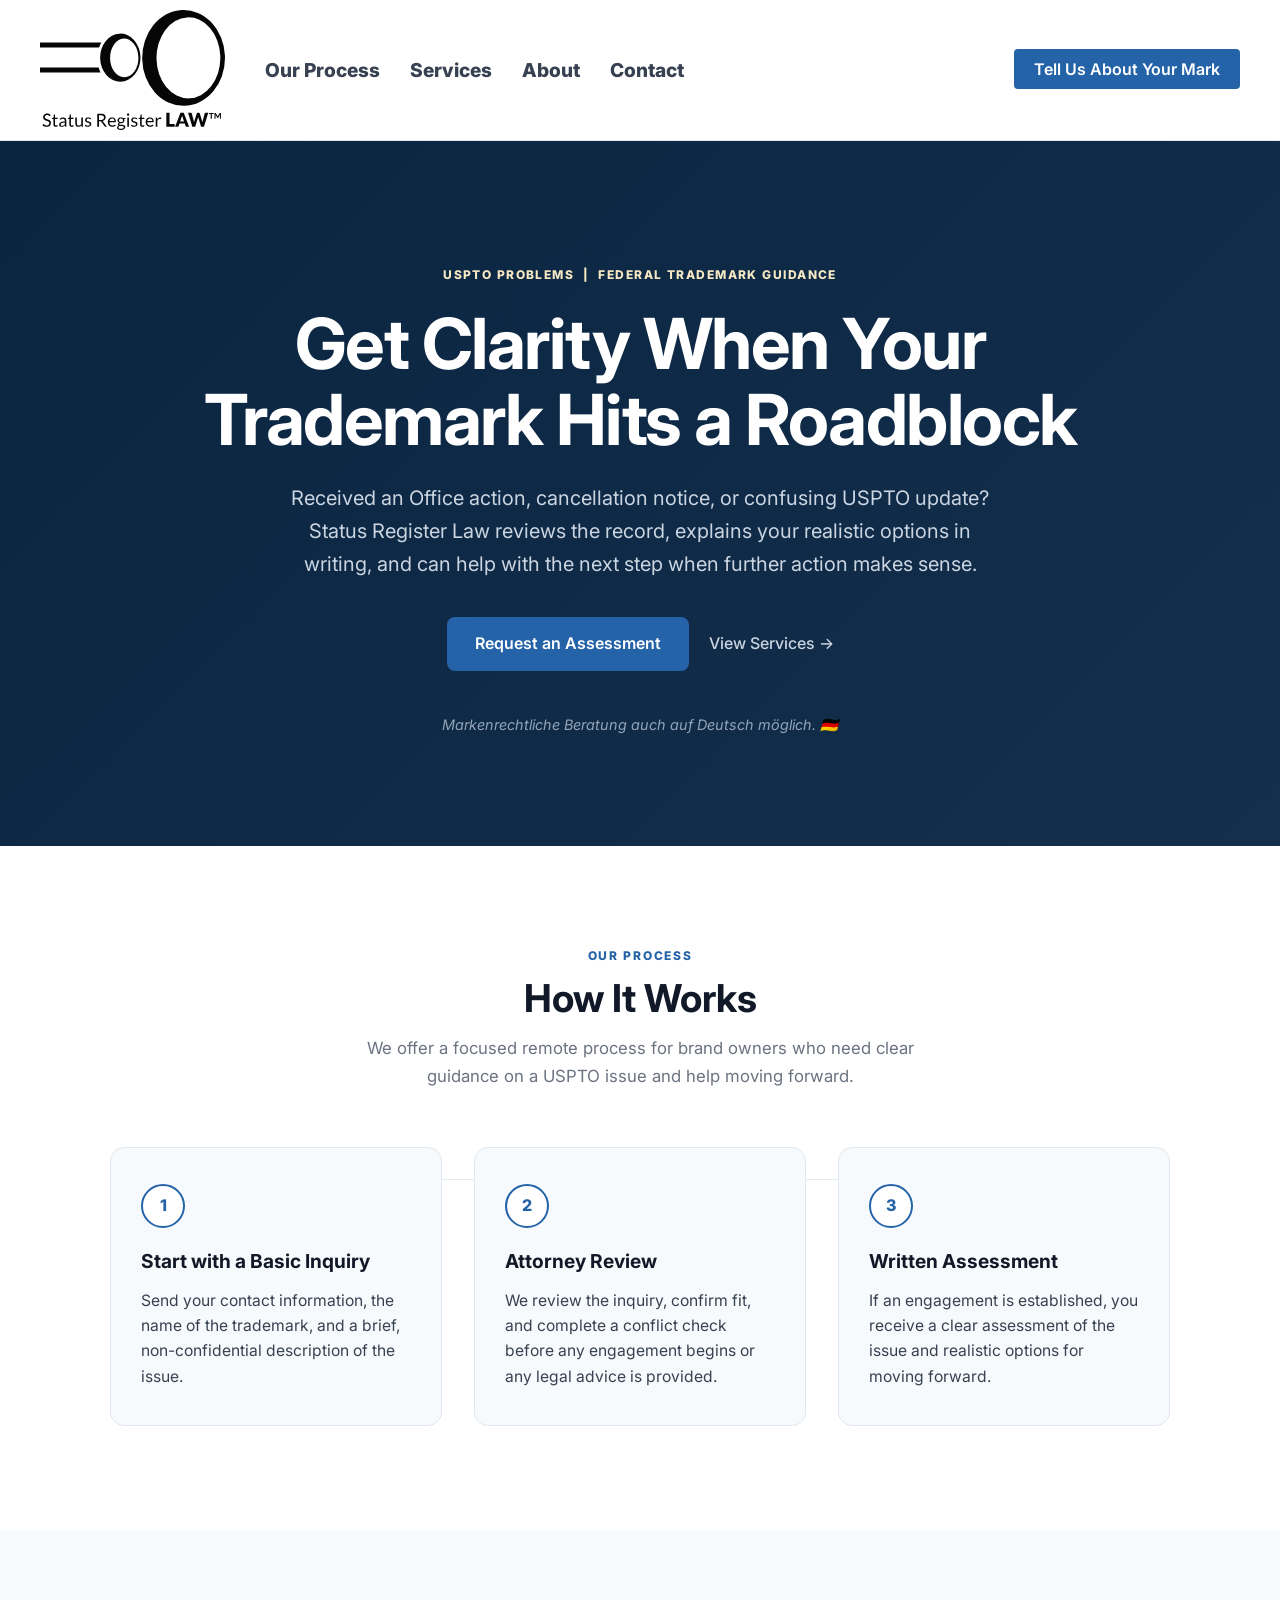
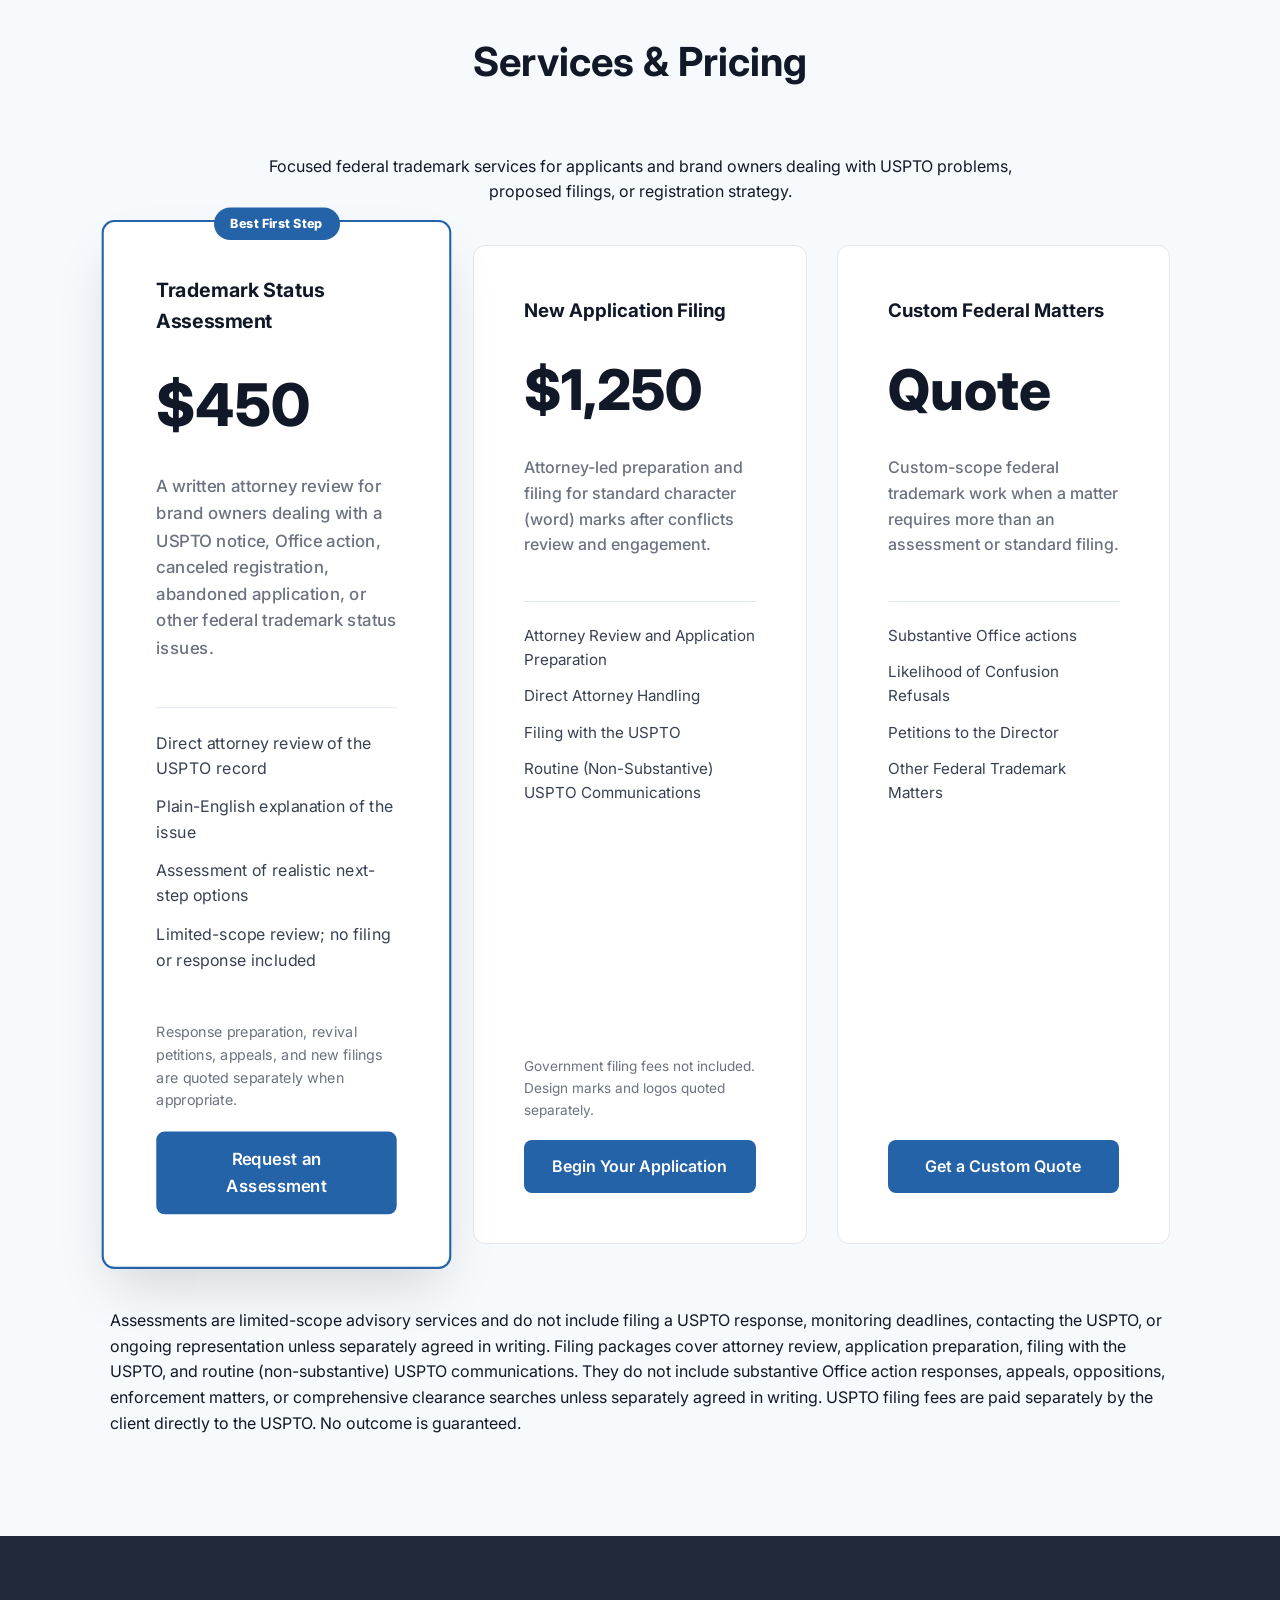
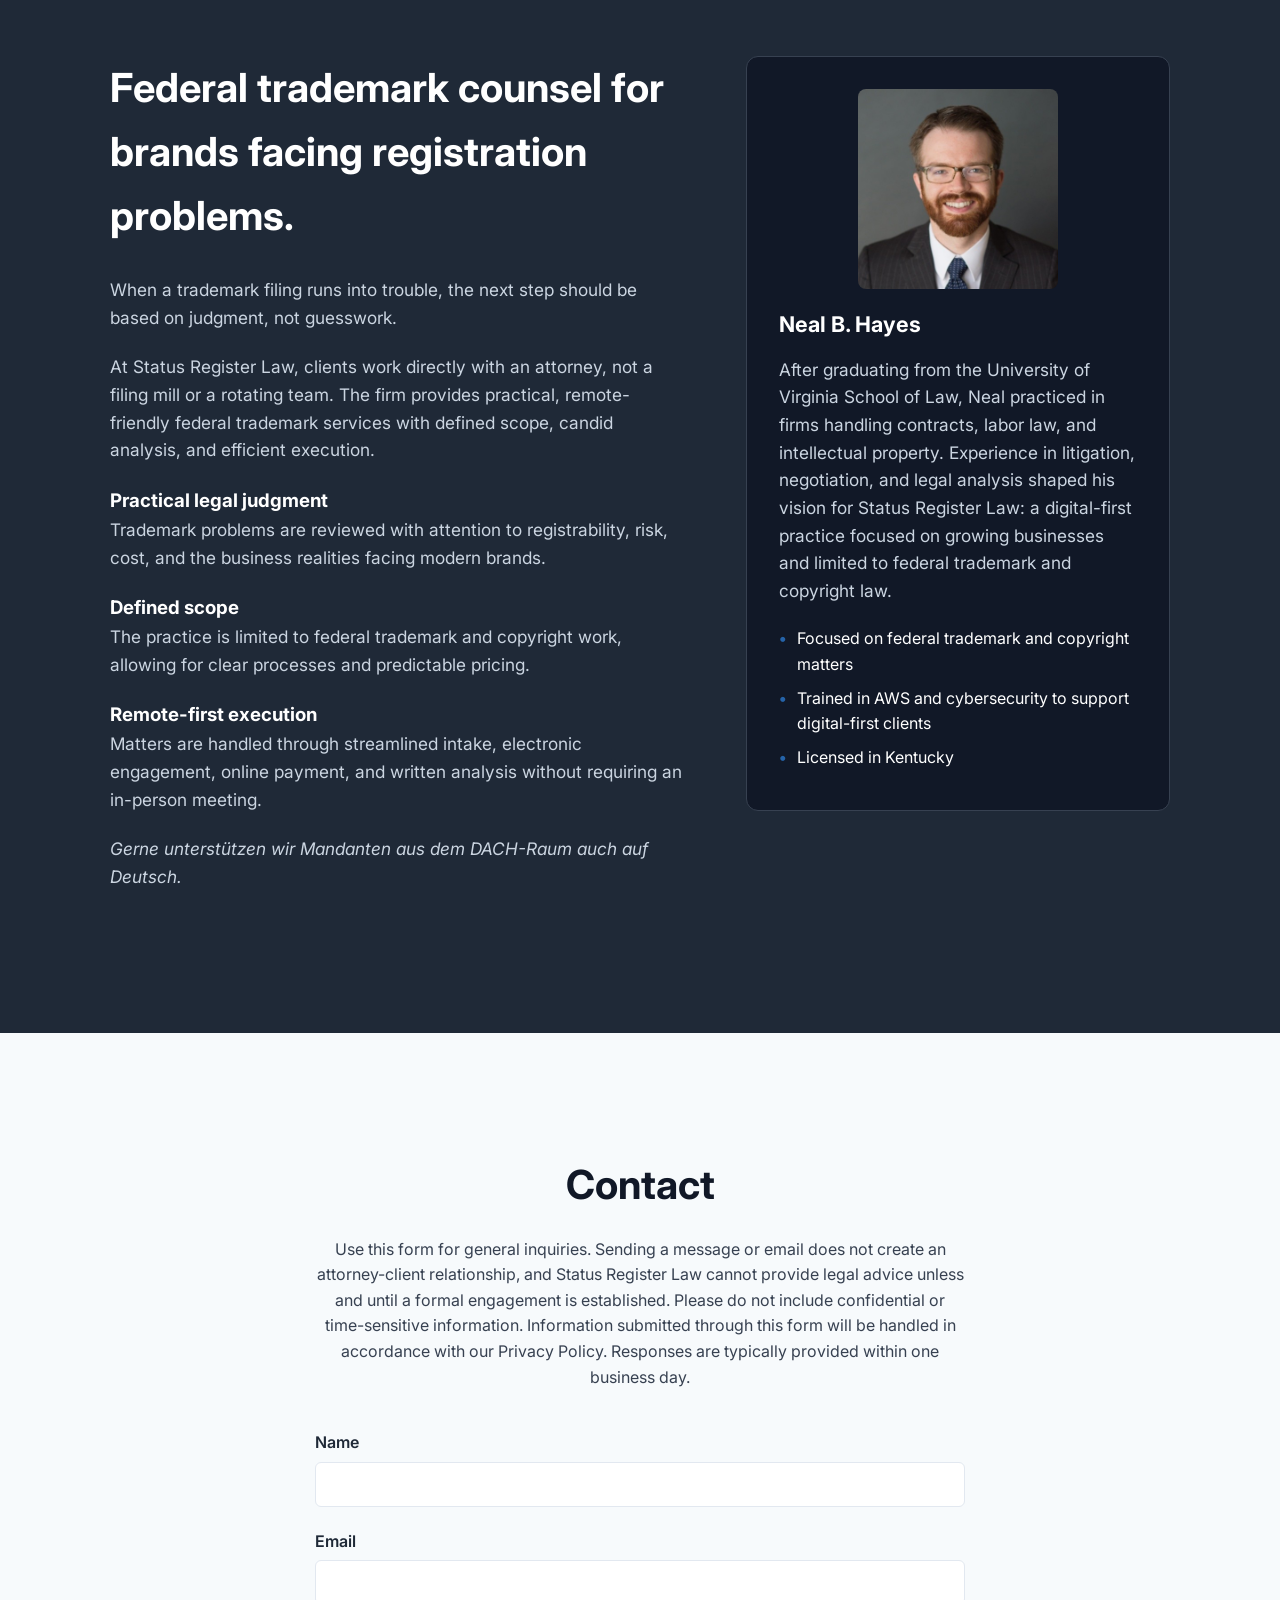
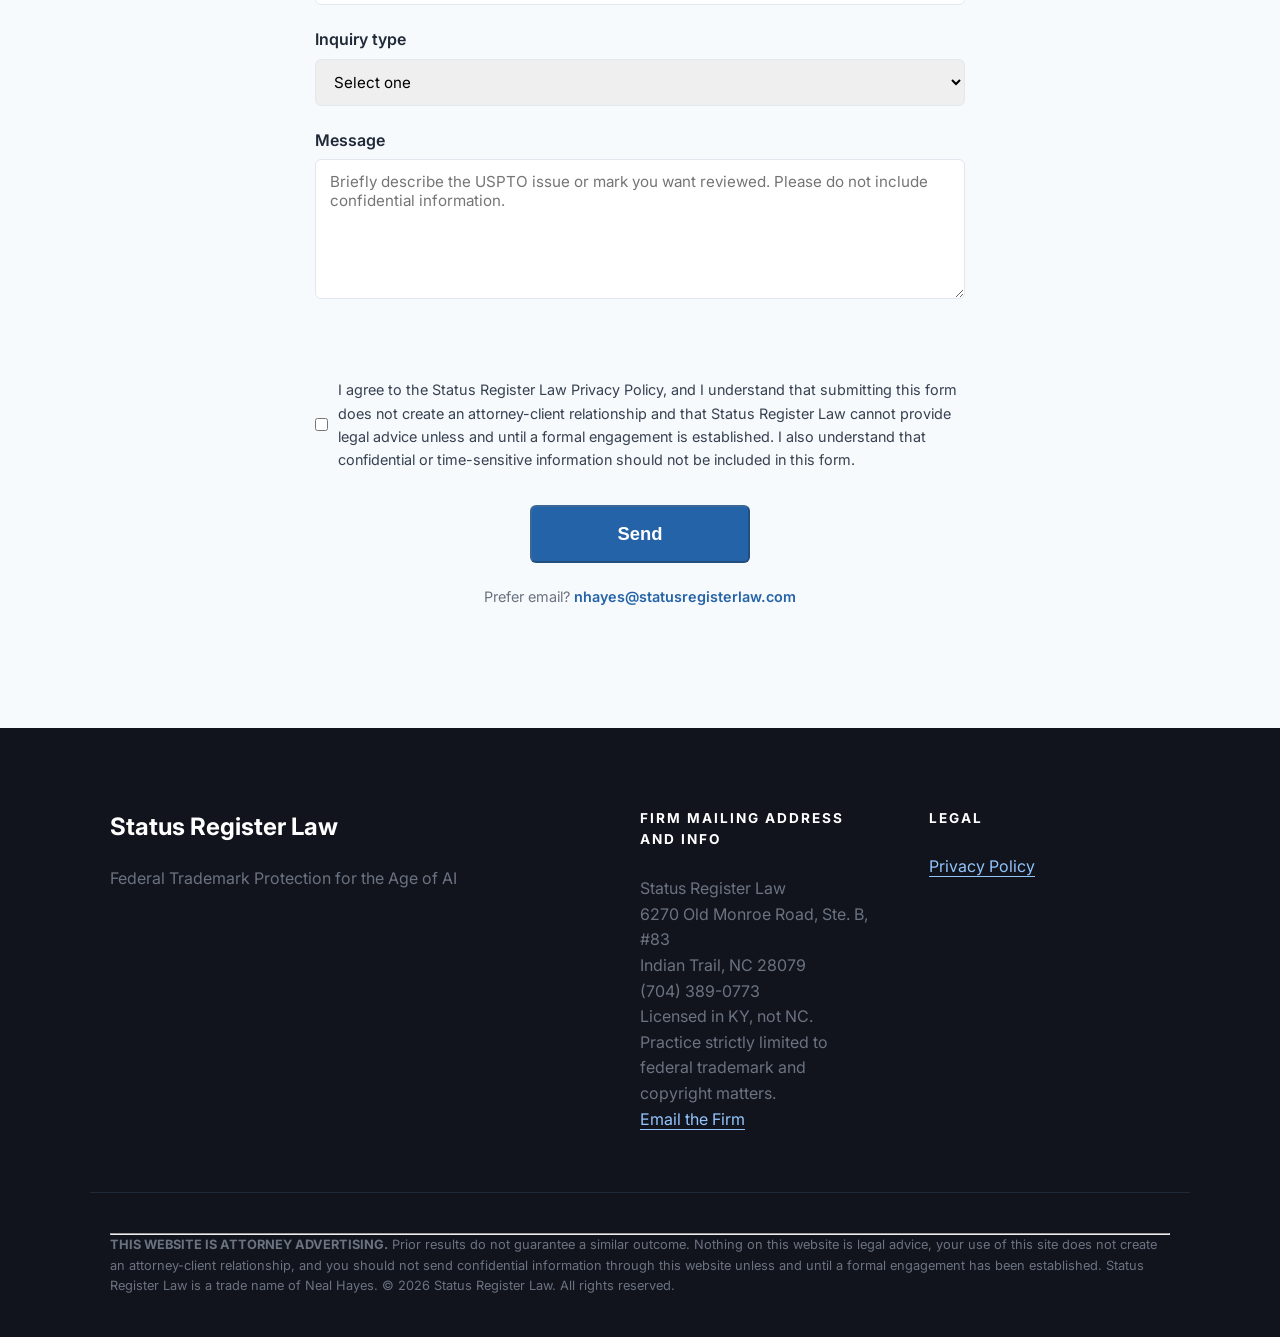
<file: index.html>
<!DOCTYPE html>
<html lang="en">
<head>
    <meta charset="UTF-8">
    <meta name="viewport" content="width=device-width, initial-scale=1.0">
    <title>Status Register Law | USPTO Trademark Problem Assessments</title>

    <script async src="https://www.googletagmanager.com/gtag/js?id=G-QPY0ME7JPY"></script>
    <script>
      window.dataLayer = window.dataLayer || [];
      function gtag(){dataLayer.push(arguments);}
      gtag('js', new Date());
      gtag('config', 'G-QPY0ME7JPY');
    </script>

    <link rel="stylesheet" href="style.css">
    <link rel="preconnect" href="https://fonts.googleapis.com">
    <link rel="preconnect" href="https://fonts.gstatic.com" crossorigin>
    <link href="https://fonts.googleapis.com/css2?family=Inter:wght@400;600;800&display=swap" rel="stylesheet">

    <script src="https://challenges.cloudflare.com/turnstile/v0/api.js" async defer></script>

    <script type="application/ld+json">
    {
      "@context": "https://schema.org",
      "@type": "LegalService",
      "name": "Status Register Law",
      "url": "https://statusregisterlaw.com",
      "logo": "https://statusregisterlaw.com/images/logo.png",
      "description": "A law firm providing remote-friendly federal trademark assessments, filings, and USPTO Office action guidance for e-commerce sellers and growing brands nationwide.",
      "telephone": "+1-704-389-0773",
      "address": {
        "@type": "PostalAddress",
        "addressLocality": "Charlotte",
        "addressRegion": "NC",
        "addressCountry": "US"
      },
      "areaServed": {
        "@type": "Country",
        "name": "United States"
      },
      "knowsAbout": [
        "Federal Trademark Registration",
        "Copyright Registration",
        "Amazon Brand Registry",
        "Intellectual Property Law"
      ]
    }
    </script>
</head>
<body>

    <nav class="site-nav">
        <div class="logo-group">
            <a href="/" class="logo" aria-label="Status Register Law home">
                <img src="images/SRLLogo.svg" alt="Status Register Law" class="logo-img">
            </a>

            <button class="nav-toggle" type="button" aria-label="Open menu" aria-controls="primary-navigation" aria-expanded="false">
                <span></span>
                <span></span>
                <span></span>
            </button>

            <div class="main-nav" id="primary-navigation">
                <a href="#how-it-works">Our Process</a>
                <a href="#services">Services</a>
                <a href="#about">About</a>
                <a href="#contact">Contact</a>
                <a href="#contact" class="mobile-nav-cta">Tell Us About Your Mark</a>
            </div>
        </div>
        <div class="nav-cta">
            <a href="#contact" class="btn-small">Tell Us About Your Mark</a>
        </div>
    </nav>

    <header id="hero">
      <div class="container">
        <span class="badge">USPTO PROBLEMS&nbsp;&nbsp;|&nbsp;&nbsp;FEDERAL TRADEMARK GUIDANCE</span>
    
        <h1>Get Clarity When Your Trademark Hits a Roadblock</h1>
    
        <p class="hero-subhead">
          Received an Office action, cancellation notice, or confusing USPTO update? Status Register Law reviews the record, explains your realistic options in writing, and can help with the next step when further action makes sense.
        </p>
    
        <div class="cta-group">
          <a href="#contact" class="btn-primary">Request an Assessment</a>
          <a href="#services" class="btn-text">View Services &rarr;</a>
        </div>
    
        <span class="german-tag">
          Markenrechtliche Beratung auch auf Deutsch möglich. 🇩🇪
        </span>
      </div>
    </header>

    <section id="how-it-works">
      <div class="container">
        <div class="section-intro">
          <span class="section-kicker">Our Process</span>
          <h2>How It Works</h2>
          <p class="section-subhead">
            We offer a focused remote process for brand owners who need clear guidance on a USPTO issue and help moving forward.
          </p>
        </div>
    
        <div class="steps-wrapper">
          <div class="steps-line"></div>
    
          <div class="steps-grid">
            <div class="step-card">
              <div class="step-number">1</div>
              <h3>Start with a Basic Inquiry</h3>
              <p>
                Send your contact information, the name of the trademark, and a brief, non-confidential description of the issue. 
              </p>
            </div>
    
            <div class="step-card">
              <div class="step-number">2</div>
              <h3>Attorney Review</h3>
              <p>
                We review the inquiry, confirm fit, and complete a conflict check before any engagement begins or any legal advice is provided.
              </p>
            </div>
    
            <div class="step-card">
              <div class="step-number">3</div>
              <h3>Written Assessment</h3>
              <p>
                If an engagement is established, you receive a clear assessment of the issue and realistic options for moving forward.
              </p>
            </div>
          </div>
        </div>
      </div>
    </section>

    <section id="services">
      <div class="container">
        <h2>Services & Pricing</h2>
    
        <p class="services-intro">
          Focused federal trademark services for applicants and brand owners dealing with USPTO problems, proposed filings, or registration strategy.
        </p>
    
        <div class="pricing-grid">
    
          <!-- USPTO PROBLEM ASSESSMENT -->
          <div class="card highlight">
            <span class="tag">Best First Step</span>
            <h3>Trademark Status Assessment</h3>
            <div class="price">$450</div>
    
            <p class="desc">
              A written attorney review for brand owners dealing with a USPTO notice, Office action, canceled registration, abandoned application, or other federal trademark status issues.
            </p>
    
            <div class="card-divider"></div>
    
            <ul class="card-features">
              <li>Direct attorney review of the USPTO record</li>
              <li>Plain-English explanation of the issue</li>
              <li>Assessment of realistic next-step options</li>
              <li>Limited-scope review; no filing or response included</li>
            </ul>
    
            <p class="card-note">
              Response preparation, revival petitions, appeals, and new filings are quoted separately when appropriate.
            </p>
    
            <a href="#contact" class="btn-primary full-width">Request an Assessment</a>
          </div>
    
          <!-- THE FILING -->
          <div class="card">
            <h3>New Application Filing</h3>
            <div class="price">$1,250</div>
    
            <p class="desc">
              Attorney-led preparation and filing for standard character (word) marks after conflicts review and engagement.
            </p>
    
            <div class="card-divider"></div>
    
            <ul class="card-features">
              <li>Attorney Review and Application Preparation</li>
              <li>Direct Attorney Handling</li>
              <li>Filing with the USPTO</li>
              <li>Routine (Non-Substantive) USPTO Communications</li>
            </ul>
    
            <p class="card-note">
              Government filing fees not included.<br>
              Design marks and logos quoted separately.
            </p>
    
            <a href="#contact" class="btn-primary full-width">Begin Your Application</a>
          </div>
    
          <!-- SUBSTANTIVE / CUSTOM WORK -->
          <div class="card">
            <h3>Custom Federal Matters</h3>
            <div class="price">Quote</div>
    
            <p class="desc">
              Custom-scope federal trademark work when a matter requires more than an assessment or standard filing.
            </p>
    
            <div class="card-divider"></div>
    
            <ul class="card-features">
              <li>Substantive Office actions</li>
              <li>Likelihood of Confusion Refusals</li>
              <li>Petitions to the Director</li>
              <li>Other Federal Trademark Matters</li>
            </ul>
    
            <a href="#contact" class="btn-primary full-width">Get a Custom Quote</a>
          </div>
    
        </div>
    
        <p class="pricing-disclaimer">
          Assessments are limited-scope advisory services and do not include filing a USPTO response, monitoring deadlines, contacting the USPTO, or ongoing representation unless separately agreed in writing. Filing packages cover attorney review, application preparation, filing with the USPTO, and routine (non-substantive) USPTO communications. They do not include substantive Office action responses, appeals, oppositions, enforcement matters, or comprehensive clearance searches unless separately agreed in writing. USPTO filing fees are paid separately by the client directly to the USPTO. No outcome is guaranteed.
        </p>
    
      </div>
    </section>

    <section id="about">
        <div class="container split">
      
          <div class="text">
            <h2>Federal trademark counsel for brands facing registration problems.</h2>
      
            <p class="about-lead">
              When a trademark filing runs into trouble, the next step should be based on judgment, not guesswork.
            </p>
      
            <p>
              At Status Register Law, clients work directly with an attorney, not a filing mill or a rotating team. The firm provides practical, remote-friendly federal trademark services with defined scope, candid analysis, and efficient execution.
            </p>
      
            <div class="about-grid">

              <div class="about-block">
                <h3>Practical legal judgment</h3>
                <p>Trademark problems are reviewed with attention to registrability, risk, cost, and the business realities facing modern brands.</p>
              </div>
      
              <div class="about-block">
                <h3>Defined scope</h3>
                <p>The practice is limited to federal trademark and copyright work, allowing for clear processes and predictable pricing.</p>
              </div>
      
              <div class="about-block">
                <h3>Remote-first execution</h3>
                <p>Matters are handled through streamlined intake, electronic engagement, online payment, and written analysis without requiring an in-person meeting.</p>
              </div>
            </div>
      
            <p class="about-note">
              Gerne unterstützen wir Mandanten aus dem DACH-Raum auch auf Deutsch.
            </p>
          </div>
      
          <div class="stats">
            <div class="profile-card">
      
              <img
                class="headshot"
                src="images/NHayesPicture.jpg"
                alt="Neal Hayes, Attorney"
              />
      
              <h3>Neal B. Hayes</h3>
      
              <p class="profile-summary">
                After graduating from the University of Virginia School of Law, Neal practiced in firms handling contracts, labor law, and intellectual property. Experience in litigation, negotiation, and legal analysis shaped his vision for Status Register Law: a digital-first practice focused on growing businesses and limited to federal trademark and copyright law.
              </p>
      
              <ul class="profile-details">
                <li>Focused on federal trademark and copyright matters</li>
                <li>Trained in AWS and cybersecurity to support digital-first clients</li>
                <li>Licensed in Kentucky</li>
              </ul>
      
            </div>
          </div>
      
        </div>
    </section>

    <section id="contact" class="contact">
        <div class="container">
          <h2>Contact</h2>
          <p class="contact-intro">
            Use this form for general inquiries. Sending a message or email does not create an attorney-client relationship, and Status Register Law cannot provide legal advice unless and until a formal engagement is established. Please do not include confidential or time-sensitive information. Information submitted through this form will be handled in accordance with our <a href="/privacy-policy.html">Privacy Policy</a>. Responses are typically provided within one business day.
          </p>
      
          <form id="contact-form" class="contact-form">
      
            <!-- Honeypot -->
            <div class="hp-field" aria-hidden="true">
              <label for="company">Company</label>
              <input type="text" id="company" name="company" autocomplete="off" tabindex="-1">
            </div>
      
            <div class="form-row">
              <label for="name">Name</label>
              <input type="text" id="name" name="name" required>
            </div>
      
            <div class="form-row">
              <label for="email">Email</label>
              <input type="email" id="email" name="email" required>
            </div>
      
            <div class="form-row">
              <label for="topic">Inquiry type</label>
              <select id="topic" name="topic" required>
                <option value="" disabled selected>Select one</option>
                <option value="new-filing">New trademark filing</option>
                <option value="clearance">Trademark audit / preliminary review</option>
                <option value="office-action">USPTO Office action or refusal</option>
                <option value="abandoned-canceled">Abandoned application or canceled registration</option>
                <option value="copyright">Copyright registration</option>
                <option value="other">Other</option>
              </select>
            </div>
      
            <div class="form-row">
              <label for="message">Message</label>
              <textarea
                id="message"
                name="message"
                rows="6"
                required
                placeholder="Briefly describe the USPTO issue or mark you want reviewed. Please do not include confidential information."
              ></textarea>
            </div>
      
            <div class="cf-turnstile" data-sitekey="0x4AAAAAACvhqH0dxN71DYQ3" data-theme="light" style="margin-bottom: 20px;"></div>
      
            <!-- Required Acknowledgment -->
            <div class="acknowledgment">

                <input
                  type="checkbox"
                  id="no-acr"
                  name="no_acr_acknowledgment"
                  value="acknowledged"
                  required
                >
              
                <label for="no-acr">
                    I agree to the Status Register Law <a href="/privacy-policy.html">Privacy Policy</a>, and I understand that submitting this form does not create an attorney-client relationship and that Status Register Law cannot provide legal advice unless and until a formal engagement is established. I also understand that confidential or time-sensitive information should not be included in this form.
                </label>
              
            </div>
      
            <div class="form-submit">
                <button type="submit" id="submit-btn" class="btn-primary" disabled>
                    Send
                </button>
            </div>
      
            <p class="contact-alt">
              Prefer email? <a href="mailto:nhayes@statusregisterlaw.com">nhayes@statusregisterlaw.com</a>
            </p>
      
          </form>
          <p id="form-success" class="form-success" style="display:none;">
            Thanks — your message was sent.
          </p>
        </div>
    </section>

    <footer id="footer">
        <div class="container footer-grid">
            <div class="footer-brand">
                <h3>Status Register Law</h3>
                <p>Federal Trademark Protection for the Age of AI</p>
            </div>
            <div class="footer-column">
                <h4>Firm Mailing Address and Info</h4>
                <p>Status Register Law</p>
                <p>6270 Old Monroe Road, Ste. B, #83</p>
                <p>Indian Trail, NC 28079</p>
                <p>(704) 389-0773</p>
                <p>Licensed in KY, not NC.</p>
                <p>Practice strictly limited to federal trademark and copyright matters.</p>
                <a href="mailto:nhayes@statusregisterlaw.com" class="link">Email the Firm</a>
            </div>
            <div class="footer-column">
              <h4>Legal</h4>
              <p><a href="/privacy-policy.html" class="link">Privacy Policy</a></p>
          </div>
        </div>
        <div class="container legal-disclaimer">
            <hr>
            <p><strong>THIS WEBSITE IS ATTORNEY ADVERTISING.</strong> Prior results do not guarantee a similar outcome. Nothing on this website is legal advice, your use of this site does not create an attorney-client relationship, and you should not send confidential information through this website unless and until a formal engagement has been established. Status Register Law is a trade name of Neal Hayes. &copy; 2026 Status Register Law. All rights reserved.</p>
        </div>
    </footer>
<script src="script.js"></script>
</body>
</html>
</file>
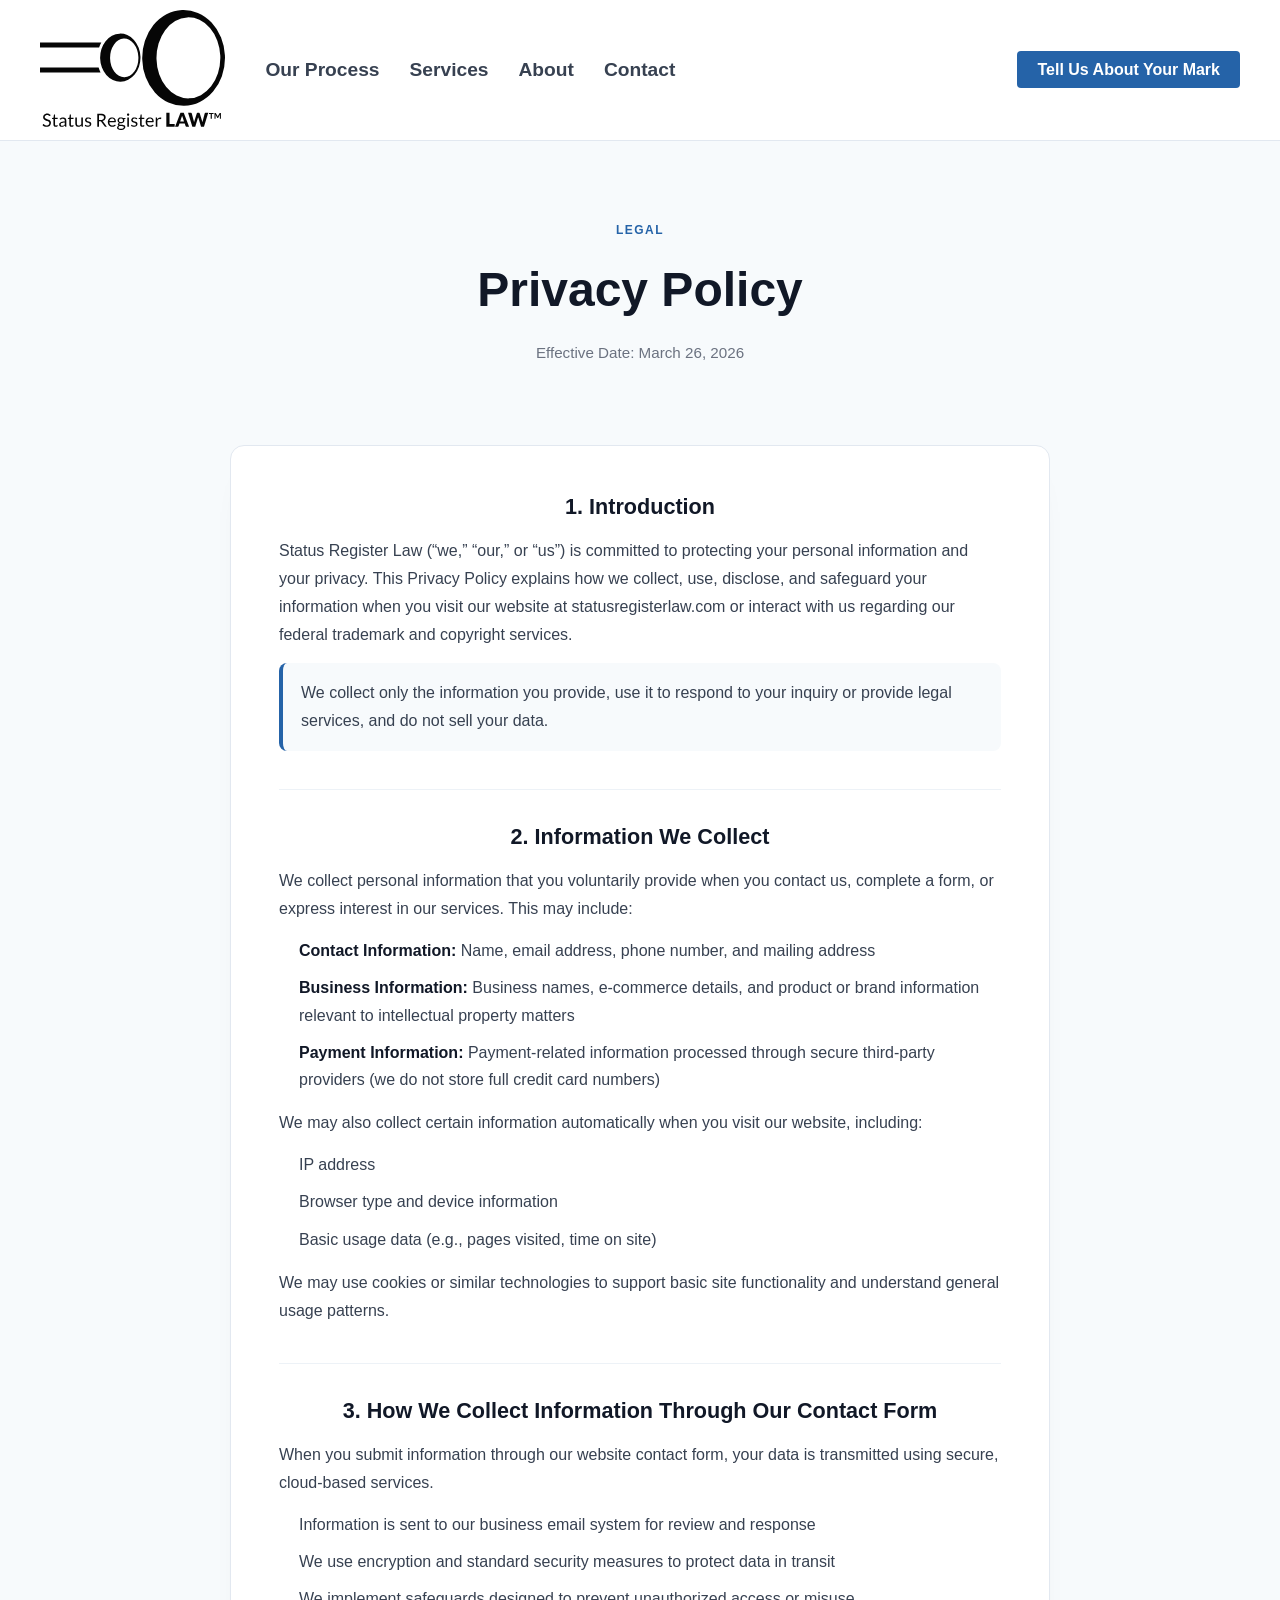
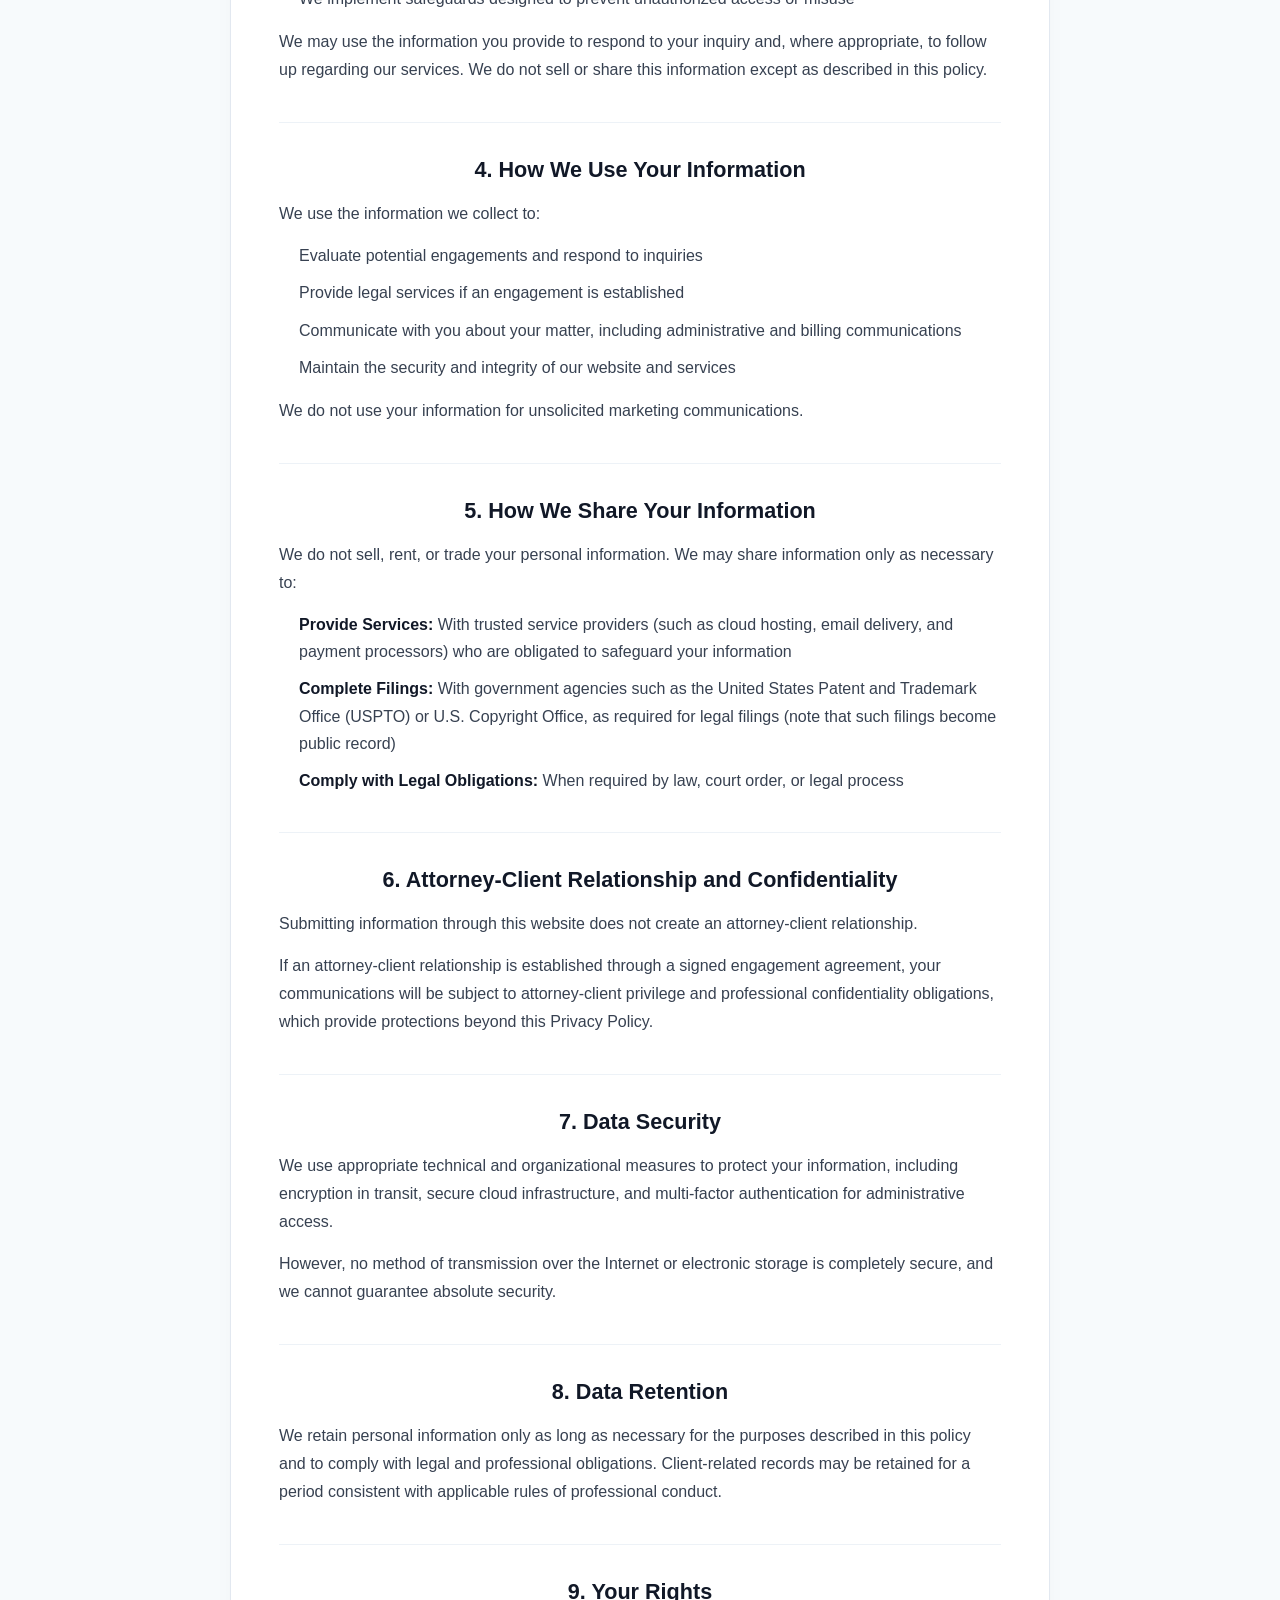
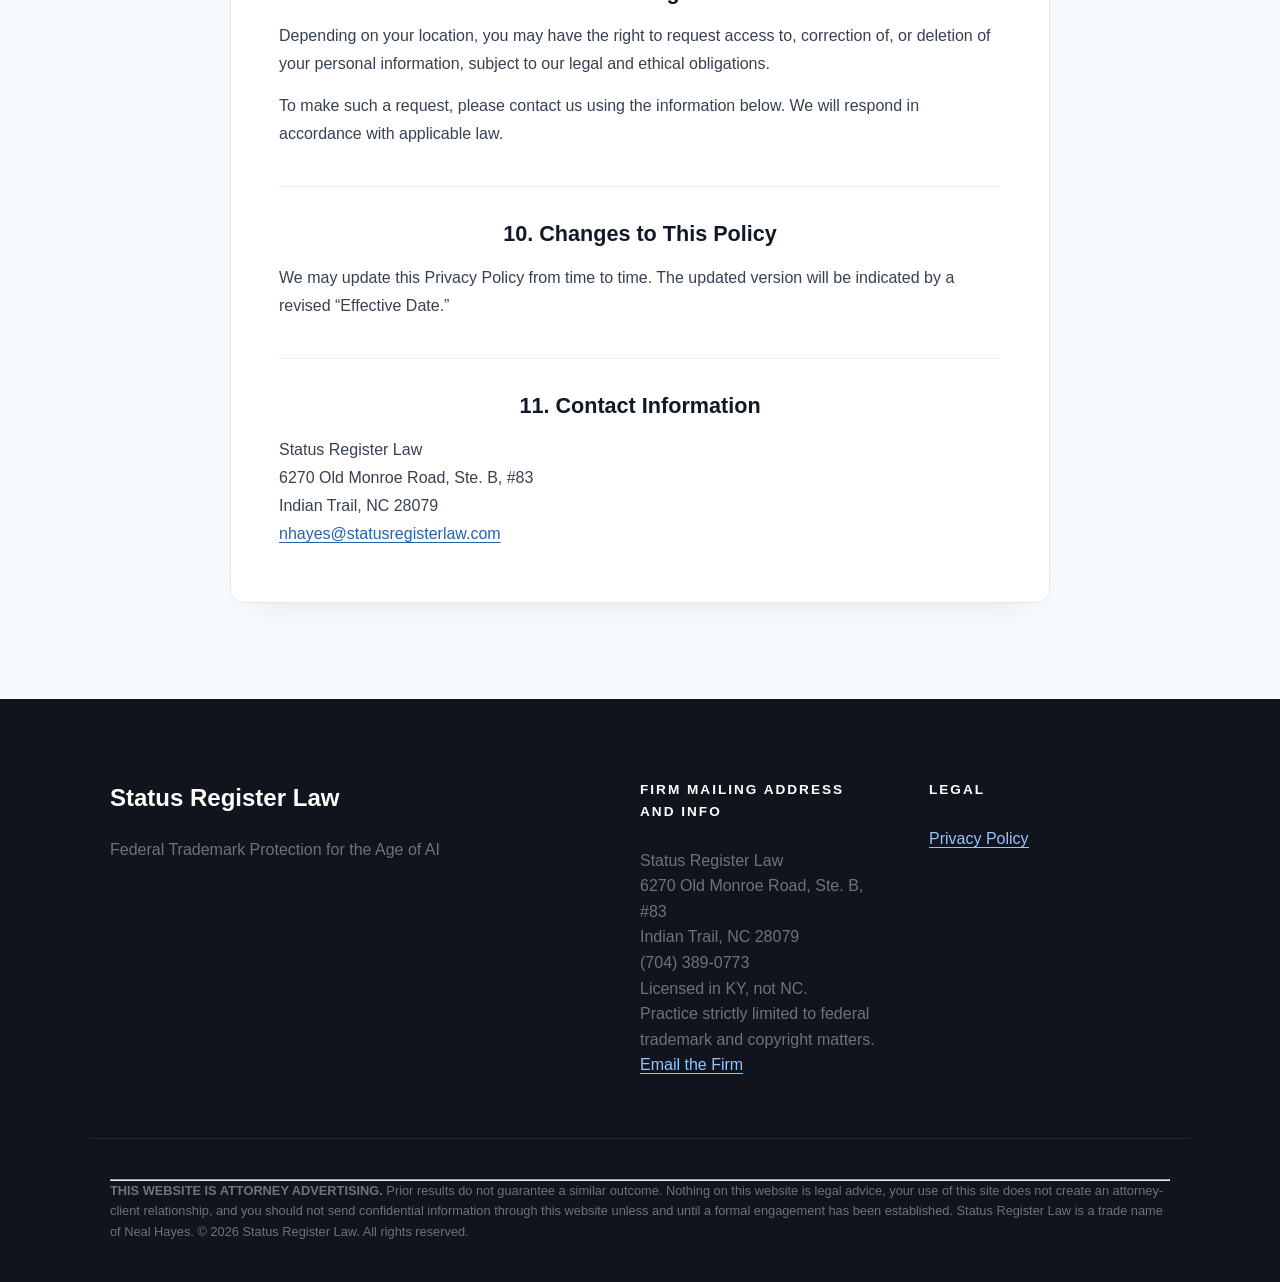
<file: privacy-policy.html>
<!DOCTYPE html>
<html lang="en">
<head>
  <meta charset="UTF-8" />
  <meta name="viewport" content="width=device-width, initial-scale=1.0" />
  <title>Privacy Policy | Status Register Law</title>

  <script async src="https://www.googletagmanager.com/gtag/js?id=G-QPY0ME7JPY"></script>
    <script>
      window.dataLayer = window.dataLayer || [];
      function gtag(){dataLayer.push(arguments);}
      gtag('js', new Date());
      gtag('config', 'G-QPY0ME7JPY');
    </script>
  
  <meta
    name="description"
    content="Privacy Policy for Status Register Law."
  />
  <link rel="stylesheet" href="style.css" />
</head>
<body>
    <nav>
        <div class="logo-group">
            <a href="/" class="logo">
                <img src="images/SRLLogo.svg" alt="Status Register Law" class="logo-img">
            </a>
            <div class="main-nav">
                <a href="/#how-it-works">Our Process</a>
                <a href="/#services">Services</a>
                <a href="/#about">About</a>
                <a href="/#contact">Contact</a>
            </div>
        </div>
        <div class="nav-cta">
            <a href="#contact" class="btn-small">Tell Us About Your Mark</a>
        </div>
    </nav>

    <section class="policy-hero">
        <div class="container policy-container">
          <p class="policy-kicker">Legal</p>
          <h1>Privacy Policy</h1>
          <p class="policy-effective-date">Effective Date: March 26, 2026</p>
        </div>
      </section>

  <main class="policy-main">
    <div class="container policy-container">
      <article class="policy-card">
        <section class="policy-section">
          <h2>1. Introduction</h2>
          <p>
            Status Register Law (“we,” “our,” or “us”) is committed to protecting
            your personal information and your privacy. This Privacy Policy explains
            how we collect, use, disclose, and safeguard your information when you
            visit our website at statusregisterlaw.com or interact with us regarding
            our federal trademark and copyright services.
          </p>
          <p class="policy-summary">
            We collect only the information you provide, use it to respond to your
            inquiry or provide legal services, and do not sell your data.
          </p>
        </section>

        <section class="policy-section">
          <h2>2. Information We Collect</h2>
          <p>
            We collect personal information that you voluntarily provide when you
            contact us, complete a form, or express interest in our services. This
            may include:
          </p>
          <ul>
            <li>
              <strong>Contact Information:</strong> Name, email address, phone
              number, and mailing address
            </li>
            <li>
              <strong>Business Information:</strong> Business names, e-commerce
              details, and product or brand information relevant to intellectual
              property matters
            </li>
            <li>
              <strong>Payment Information:</strong> Payment-related information
              processed through secure third-party providers (we do not store full
              credit card numbers)
            </li>
          </ul>
          <p>
            We may also collect certain information automatically when you visit our
            website, including:
          </p>
          <ul>
            <li>IP address</li>
            <li>Browser type and device information</li>
            <li>Basic usage data (e.g., pages visited, time on site)</li>
          </ul>
          <p>
            We may use cookies or similar technologies to support basic site
            functionality and understand general usage patterns.
          </p>
        </section>

        <section class="policy-section">
          <h2>3. How We Collect Information Through Our Contact Form</h2>
          <p>
            When you submit information through our website contact form, your data
            is transmitted using secure, cloud-based services.
          </p>
          <ul>
            <li>Information is sent to our business email system for review and response</li>
            <li>We use encryption and standard security measures to protect data in transit</li>
            <li>We implement safeguards designed to prevent unauthorized access or misuse</li>
          </ul>
          <p>
            We may use the information you provide to respond to your inquiry and,
            where appropriate, to follow up regarding our services. We do not sell
            or share this information except as described in this policy.
          </p>
        </section>

        <section class="policy-section">
          <h2>4. How We Use Your Information</h2>
          <p>We use the information we collect to:</p>
          <ul>
            <li>Evaluate potential engagements and respond to inquiries</li>
            <li>Provide legal services if an engagement is established</li>
            <li>
              Communicate with you about your matter, including administrative and
              billing communications
            </li>
            <li>Maintain the security and integrity of our website and services</li>
          </ul>
          <p>
            We do not use your information for unsolicited marketing communications.
          </p>
        </section>

        <section class="policy-section">
          <h2>5. How We Share Your Information</h2>
          <p>
            We do not sell, rent, or trade your personal information. We may share
            information only as necessary to:
          </p>
          <ul>
            <li>
              <strong>Provide Services:</strong> With trusted service providers
              (such as cloud hosting, email delivery, and payment processors) who
              are obligated to safeguard your information
            </li>
            <li>
              <strong>Complete Filings:</strong> With government agencies such as
              the United States Patent and Trademark Office (USPTO) or U.S.
              Copyright Office, as required for legal filings (note that such
              filings become public record)
            </li>
            <li>
              <strong>Comply with Legal Obligations:</strong> When required by law,
              court order, or legal process
            </li>
          </ul>
        </section>

        <section class="policy-section">
          <h2>6. Attorney-Client Relationship and Confidentiality</h2>
          <p>
            Submitting information through this website does not create an
            attorney-client relationship.
          </p>
          <p>
            If an attorney-client relationship is established through a signed
            engagement agreement, your communications will be subject to
            attorney-client privilege and professional confidentiality obligations,
            which provide protections beyond this Privacy Policy.
          </p>
        </section>

        <section class="policy-section">
          <h2>7. Data Security</h2>
          <p>
            We use appropriate technical and organizational measures to protect your
            information, including encryption in transit, secure cloud
            infrastructure, and multi-factor authentication for administrative
            access.
          </p>
          <p>
            However, no method of transmission over the Internet or electronic
            storage is completely secure, and we cannot guarantee absolute security.
          </p>
        </section>

        <section class="policy-section">
          <h2>8. Data Retention</h2>
          <p>
            We retain personal information only as long as necessary for the
            purposes described in this policy and to comply with legal and
            professional obligations. Client-related records may be retained for a
            period consistent with applicable rules of professional conduct.
          </p>
        </section>

        <section class="policy-section">
          <h2>9. Your Rights</h2>
          <p>
            Depending on your location, you may have the right to request access to,
            correction of, or deletion of your personal information, subject to our
            legal and ethical obligations.
          </p>
          <p>
            To make such a request, please contact us using the information below.
            We will respond in accordance with applicable law.
          </p>
        </section>

        <section class="policy-section">
          <h2>10. Changes to This Policy</h2>
          <p>
            We may update this Privacy Policy from time to time. The updated version
            will be indicated by a revised “Effective Date.”
          </p>
        </section>

        <section class="policy-section policy-contact">
          <h2>11. Contact Information</h2>
          <p>
            Status Register Law<br />
            6270 Old Monroe Road, Ste. B, #83<br />
            Indian Trail, NC 28079<br />
            <a href="mailto:nhayes@statusregisterlaw.com">nhayes@statusregisterlaw.com</a>
          </p>
        </section>
      </article>
    </div>
  </main>
  <footer id="footer">
    <div class="container footer-grid">
        <div class="footer-brand">
            <h3>Status Register Law</h3>
            <p>Federal Trademark Protection for the Age of AI</p>
        </div>
        <div class="footer-column">
            <h4>Firm Mailing Address and Info</h4>
            <p>Status Register Law</p>
            <p>6270 Old Monroe Road, Ste. B, #83</p>
            <p>Indian Trail, NC 28079</p>
            <p>(704) 389-0773</p>
            <p>Licensed in KY, not NC.</p>
            <p>Practice strictly limited to federal trademark and copyright matters.</p>
            <a href="mailto:nhayes@statusregisterlaw.com" class="link">Email the Firm</a>
        </div>
        <div class="footer-column">
          <h4>Legal</h4>
          <p><a href="/privacy-policy.html" class="link">Privacy Policy</a></p>
      </div>
    </div>
    <div class="container legal-disclaimer">
        <hr>
        <p><strong>THIS WEBSITE IS ATTORNEY ADVERTISING.</strong> Prior results do not guarantee a similar outcome. Nothing on this website is legal advice, your use of this site does not create an attorney-client relationship, and you should not send confidential information through this website unless and until a formal engagement has been established. Status Register Law is a trade name of Neal Hayes. &copy; 2026 Status Register Law. All rights reserved.</p>
    </div>
</footer>
</body>
</html>
</file>
<file: style.css>
/* RESET & BASE */
/* COLOR SYSTEM */
:root {
  --navy-900: #0A2540;
  --navy-800: #132F4C;
  --blue-600: #2563A8;
  --blue-700: #1E4F86;
  --slate-900: #111827;
  --slate-800: #1F2937;
  --slate-700: #374151;
  --slate-500: #6B7280;
  --slate-400: #94A3B8;
  --slate-300: #CBD5E1;
  --bg-soft: #F7FAFC;
  --border: #E2E8F0;
  --border-soft: #EDF2F7;
  --white: #FFFFFF;
  --footer-bg: #11141D;
  --link-light: #93C5FD;
  --accent-brass: #B7791F;
  --accent-brass-soft: #F6E8C3;
  --focus-ring: rgba(37, 99, 168, 0.15);
}

* { box-sizing: border-box; margin: 0; padding: 0; }
body { font-family: 'Inter', sans-serif; color: var(--slate-900); line-height: 1.6; background-color: var(--bg-soft); }
a {color: inherit; text-decoration: none; text-underline-offset: 2px; transition: color 0.2s ease, text-decoration-color 0.2s ease;}
a:hover {color: var(--blue-600); text-decoration-color: currentColor;}
ul { list-style: none; }

/* UTILITIES */
.container { max-width: 1100px; margin: 0 auto; padding: 0 20px; }
.btn-primary { background-color: var(--blue-600); color: var(--white); padding: 14px 28px; border-radius: 6px; font-weight: 600; display: inline-block; text-align: center; }
.btn-primary:hover { background-color: var(--blue-700); }

/* NAV */
nav { 
    display: flex; 
    align-items: center; 
    justify-content: space-between;
    padding: 10px 40px; 
    background: var(--white); 
    border-bottom: 1px solid var(--border); 
    position: sticky; 
    top: 0;
    z-index: 1000;
}

.logo-group { 
    display: flex; 
    align-items: center; 
    gap: 40px; 
}

.logo-img { 
    height: clamp(60px, 12vw, 120px); 
    width: auto; 
    display: block;
}

.main-nav { display: flex; align-items: center; gap: 30px; }
.main-nav a { color: var(--slate-700); font-weight: 800; font-size: 1.2rem; }
.main-nav a:hover { color: var(--blue-600); }

.main-nav .mobile-nav-cta {
  display: none;
}

.nav-cta { margin-left: auto; }
.btn-small { background: var(--blue-600); color: var(--white) !important; padding: 10px 20px; border-radius: 4px; font-weight: 600; }

.nav-toggle {
  display: none;
  width: 44px;
  height: 44px;
  border: 1px solid var(--border);
  border-radius: 8px;
  background: var(--white);
  cursor: pointer;
  align-items: center;
  justify-content: center;
  flex-direction: column;
  gap: 5px;
}

.nav-toggle span {
  width: 22px;
  height: 2px;
  background: var(--slate-900);
  border-radius: 999px;
  transition: transform 0.2s ease, opacity 0.2s ease;
}

.nav-open .nav-toggle span:nth-child(1) { transform: translateY(7px) rotate(45deg); }
.nav-open .nav-toggle span:nth-child(2) { opacity: 0; }
.nav-open .nav-toggle span:nth-child(3) { transform: translateY(-7px) rotate(-45deg); }

/* HERO */
#hero {
  background: linear-gradient(135deg, var(--navy-900) 0%, var(--navy-800) 100%);
  color: var(--white);
  text-align: center;
  padding: 120px 20px 110px;
}

.badge {
  display: inline-block;
  font-size: 0.75rem;
  font-weight: 800;
  letter-spacing: 0.12em;
  text-transform: uppercase;
  color: var(--accent-brass-soft);
  margin-bottom: 22px;
}

/* Headline */
#hero h1 {
  font-size: clamp(2.8rem, 6.5vw, 4.4rem);
  line-height: 1.08;
  letter-spacing: -1.5px;
  margin: 0 auto 24px;
  max-width: 900px;
}

/* Subhead */
.hero-subhead {
  font-size: 1.25rem;
  line-height: 1.65;
  color: var(--slate-300);
  max-width: 720px;
  margin: 0 auto 36px;
}

/* CTA group */
.cta-group {
  display: flex;
  justify-content: center;
  align-items: center;
  gap: 20px;
  margin-bottom: 42px;
}

/* Primary button */
.btn-primary {
  background: var(--blue-600);
  color: var(--white);
  padding: 14px 28px;
  border-radius: 8px;
  font-weight: 600;
  text-decoration: none;
  transition: all 0.2s ease;
}

.btn-primary:hover {
  background: var(--blue-700);
  transform: translateY(-1px);
}

/* Secondary link */
.btn-text {
  color: var(--slate-300);
  font-weight: 500;
  text-decoration: none;
  transition: color 0.2s ease;
}

.btn-text:hover {
  color: var(--white);
}

/* German tag */
.german-tag {
  display: block;
  font-size: 0.9rem;
  font-style: italic;
  color: var(--slate-400);
  margin-top: 8px;
}

/* HOW IT WORKS — PREMIUM */
#how-it-works {
  padding: 96px 0 104px;
  background: var(--white);
  scroll-margin-top: 120px;
}

/* SECTION INTRO — FINAL POLISH */
.section-intro {
  max-width: 720px;
  margin: 0 auto 56px;
  text-align: center;
}

/* Kicker */
.section-kicker {
  display: inline-block;
  margin-bottom: 10px; /* tighter than before */
  font-size: 0.75rem;
  font-weight: 800;
  letter-spacing: 0.14em;
  text-transform: uppercase;
  color: var(--blue-600);
}

/* Headline */
.section-intro h2 {
  font-size: clamp(2rem, 3vw, 2.6rem);
  line-height: 1.2;
  margin: 0 auto 14px; /* tighter spacing */
  color: var(--slate-900);
}

/* Subhead */
.section-subhead {
  max-width: 580px;
  margin: 0 auto;
  font-size: 1.05rem;
  line-height: 1.65;
  color: var(--slate-500);
}

/* Wrapper for line + grid */
.steps-wrapper {
  position: relative;
}

/* Horizontal connector line */
.steps-line {
  position: absolute;
  top: 32px;
  left: 8%;
  right: 8%;
  height: 1px;
  background: linear-gradient(
    to right,
    transparent,
    var(--border) 15%,
    var(--border) 85%,
    transparent
  );
  z-index: 0;
}

/* Grid */
.steps-grid {
  display: grid;
  grid-template-columns: repeat(3, minmax(0, 1fr));
  gap: 32px;
  position: relative;
  z-index: 1;
}

/* Cards */
.step-card {
  background: var(--bg-soft);
  border: 1px solid var(--border);
  border-radius: 14px;
  padding: 36px 30px;
  text-align: left;
  transition: transform 0.25s ease, box-shadow 0.25s ease, border-color 0.25s ease;
}

.step-card:hover {
  transform: translateY(-6px);
  box-shadow: 0 18px 34px -20px rgba(0, 0, 0, 0.18);
  border-color: var(--slate-300);
}

/* Step number circles */
.step-number {
  width: 44px;
  height: 44px;
  margin-bottom: 18px;
  border-radius: 999px;
  background: var(--white);
  border: 2px solid var(--blue-600);
  color: var(--blue-600);
  display: inline-flex;
  align-items: center;
  justify-content: center;
  font-weight: 800;
  font-size: 1rem;
}

/* Typography */
.step-card h3 {
  margin-bottom: 12px;
  font-size: 1.2rem;
  color: var(--slate-900);
}

.step-card p {
  margin: 0;
  color: var(--slate-700);
  font-size: 0.98rem;
}

/* Mobile */
@media (max-width: 850px) {
  .steps-grid {
    grid-template-columns: 1fr;
  }

  .steps-line {
    display: none;
  }

  #how-it-works {
    padding: 72px 0 80px;
  }

  .section-intro {
    margin-bottom: 40px;
  }
}

/* SERVICES & PRICING CARDS */
#services { padding: 100px 0; scroll-margin-top: 120px}
h2 { text-align: center; font-size: 2.5rem; margin-bottom: 60px; }
.services-intro {
  text-align: center;
  margin-bottom: 40px;
  max-width: 800px;    /* Keeps the text from stretching too wide */
  margin-left: auto;   /* Centers the block itself */
  margin-right: auto;  /* Centers the block itself */
}
.pricing-grid { display: grid; grid-template-columns: repeat(auto-fit, minmax(320px, 1fr)); gap: 30px; }

.card { 
    background: var(--white); 
    padding: 50px; 
    border-radius: 12px; 
    border: 1px solid var(--border); 
    position: relative;
    display: flex;
    flex-direction: column;
    transition: transform 0.3s ease, box-shadow 0.3s ease;
}

/* Hover lift effect */
.card:hover {
    transform: translateY(-10px);
    box-shadow: 0 20px 25px -5px rgba(0, 0, 0, 0.1);
}

.card.highlight { 
    border: 2px solid var(--blue-600); 
    box-shadow: 0 25px 50px -12px rgba(0, 0, 0, 0.15); 
    transform: scale(1.05); 
    z-index: 2; 
}

.card.highlight:hover {
    transform: scale(1.05) translateY(-10px);
}

.tag { position: absolute; top: -14px; left: 50%; transform: translateX(-50%); background: var(--blue-600); color: var(--white); font-size: 0.75rem; font-weight: 800; padding: 6px 16px; border-radius: 20px; }
.price { font-size: 3.5rem; font-weight: 800; margin: 20px 0; color: var(--slate-900); }
.desc { color: var(--slate-500); margin-bottom: 25px; font-weight: 500; }

.card ul { flex-grow: 1; margin-bottom: 30px; }
.card ul li { margin-bottom: 12px; font-size: 0.95rem; color: var(--slate-700); }
.full-width { display: block; width: 100%; margin-top: auto; }

.card-divider {
    height: 1px;
    background: var(--border);
    margin: 18px 0 22px;
  }
  
  .card-features {
    flex-grow: 1;
    margin-bottom: 24px;
  }
  
  .card-features li {
    margin-bottom: 12px;
    font-size: 0.95rem;
    color: var(--slate-700);
  }
  
  .card-note {
    margin-top: 4px;
    margin-bottom: 18px;
    font-size: 0.85rem;
    color: var(--slate-500);
  }

  .pricing-disclaimer {
    margin-top: 64px;
  }

/* ABOUT */
#about {
    background: var(--slate-800);
    color: var(--white);
    padding: 120px 0;
    scroll-margin-top: 120px;
  }
  
  .split {
    display: grid;
    grid-template-columns: 1.35fr 1fr;
    gap: 64px;
    align-items: start;
  }
  
  #about h2 {
    text-align: left;
    color: var(--white);
    margin-bottom: 28px;
  }
  
  #about p {
    margin-bottom: 22px;
    color: var(--slate-300);
    font-size: 1.08rem;
  }
  
  .about-points {
    margin-top: 10px;
    padding-left: 20px;
  }
  
  .about-points li {
    margin-bottom: 10px;
    color: var(--border);
    font-size: 1rem;
  }

  .about-note {
    font-style: italic;
    color: var(--slate-300); 
}
  
  .profile-card {
    display: flex;
    flex-direction: column;
    align-items: flex-start;
    background: var(--slate-900);
    border: 1px solid var(--slate-700);
    border-radius: 12px;
    padding: 32px;
  }
  
  .profile-card .headshot {
    width: 100%;
    max-width: 200px;
    height: auto;
    aspect-ratio: 1 / 1;
    object-fit: cover;
    border-radius: 8px;
    align-self: center;
    margin-bottom: 18px;
  }
  
  .profile-card h3 {
    color: var(--white);
    margin-bottom: 14px;
    font-size: 1.35rem;
  }
  
  .profile-summary {
    color: var(--slate-300);
    margin-bottom: 8px;
    font-size: 1rem;
  }
  
  .profile-details {
    list-style: none;
    padding-left: 0;
    margin-top: 0px;
  }
  
  .profile-details li {
    position: relative;
    padding-left: 18px;
    margin-bottom: 8px;
  }
  
  .profile-details li::before {
    content: "•";
    position: absolute;
    left: 0;
    top: 0;
    color: var(--blue-600);
    font-weight: 700;
  }

  
  /* MOBILE RESPONSIVE */
  @media (max-width: 850px) {
    .split {
      grid-template-columns: 1fr;
      gap: 36px;
    }
  }

/* FOOTER */
#footer { background: var(--footer-bg); color: var(--slate-500); padding: 80px 0 40px; }
.footer-grid {display: grid; grid-template-columns: 2fr 1fr 1fr; gap: 48px; margin-bottom: 60px; align-items: start;}
.footer-brand h3 { color: var(--white); margin-bottom: 20px; font-size: 1.5rem; }
.footer-column h4 { color: var(--white); margin-bottom: 25px; text-transform: uppercase; letter-spacing: 2px; font-size: 0.85rem; }
.footer a {color: var(--slate-300); text-decoration-color: rgba(203, 213, 224, 0.5);}
.footer a:hover {color: var(--white); text-decoration-color: var(--white);}
.link { color: var(--link-light); border-bottom: 1px solid var(--link-light); }
.legal-disclaimer { border-top: 1px solid var(--slate-800); padding-top: 40px; font-size: 0.8rem; }

/* MOBILE RESPONSIVE */
@media (max-width: 850px) {

  nav {
    padding: 10px 16px;
    flex-wrap: wrap;
    align-items: center;
  }

  .logo-group {
    width: 100%;
    display: flex;
    flex-wrap: wrap;
    align-items: center;
    justify-content: space-between;
    gap: 0;
  }

  .logo-img {
    height: 64px;
  }

  .nav-toggle {
    display: inline-flex;
  }

  .main-nav {
    display: none;
    flex-basis: 100%;
    width: 100%;
    flex-direction: column;
    align-items: stretch;
    gap: 0;
    padding: 12px 0 6px;
    border-top: 1px solid var(--border);
    margin-top: 10px;
  }

  .nav-open .main-nav {
    display: flex;
  }

  .main-nav a {
    font-size: 1rem;
    padding: 13px 4px;
    text-align: left;
    border-bottom: 1px solid var(--border-soft);
  }

  .mobile-nav-cta {
    display: block;
    color: var(--blue-600) !important;
  }

  .nav-cta {
    display: none;
  }

  .split { grid-template-columns: 1fr; }
  .footer-grid { grid-template-columns: 1fr; gap: 40px; }
  .card.highlight { transform: scale(1); }
  .card.highlight:hover { transform: translateY(-10px); }
  .cta-group { flex-direction: column; gap: 20px; }
}

/* CONTACT SECTION */
#contact {
    padding: 120px 0;
    background: var(--bg-soft);
    scroll-margin-top: 120px;
  }
  
  .contact-intro {
    max-width: 650px;
    margin: 0 auto 40px;
    text-align: center;
    color: var(--slate-700);
  }
  
  .contact-form {
    max-width: 650px;
    margin: 0 auto;
    display: flex;
    flex-direction: column;
    gap: 22px;
  }
  
  .form-row {
    display: flex;
    flex-direction: column;
  }
  
  .form-row label {
    font-weight: 600;
    margin-bottom: 6px;
    color: var(--slate-800);
  }
  
  .form-row input,
  .form-row select,
  .form-row textarea {
    padding: 12px 14px;
    border: 1px solid var(--border);
    border-radius: 6px;
    font-size: 0.95rem;
    font-family: inherit;
    transition: border 0.2s ease, box-shadow 0.2s ease;
  }
  
  .form-row input:focus,
  .form-row select:focus,
  .form-row textarea:focus {
    outline: none;
    border-color: var(--blue-600);
    box-shadow: 0 0 0 2px var(--focus-ring);
  }
  
/* ACKNOWLEDGMENT ROW */
.acknowledgment {
    display: flex;
    align-items: center;
    gap: 10px;
    font-size: 0.9rem;
    color: var(--slate-700);
    margin-top: 15px;
  }
  
  .acknowledgment input {
    margin: 0;
  }
  
/* CONTACT SUBMIT BUTTON */
.form-submit {
    display: flex;
    justify-content: center;
    margin-top: 12px;
  }
  
  .form-submit .btn-primary {
    width: 220px;
    padding: 16px 0;
    font-weight: 800;
    font-size: 1.15rem; 
    border-radius: 6px;
  }
  
  /* alternative contact line */
  .contact-alt {
    text-align: center;
    font-size: 0.9rem;
    color: var(--slate-500);
  }
  
  .contact-alt a {
    color: var(--blue-600);
    font-weight: 600;
  }
  
  /* HONEYPOT SPAM FIELD */
  .hp-field {
    position: absolute;
    left: -5000px;
    width: 1px;
    height: 1px;
    overflow: hidden;
  }

  #contact h2 {
    margin-bottom: 20px;
  }

  .form-success {
    text-align: center;
    font-weight: 600;
  }

  /* PRIVACY POLICY PAGE */

.policy-header {
  background: linear-gradient(135deg, var(--navy-900) 0%, var(--navy-800) 100%);
  color: var(--white);
  padding: 88px 20px 72px;
}

.policy-header-inner {
  max-width: 860px;
  margin: 0 auto;
}

.policy-home-link {
  display: inline-block;
  margin-bottom: 22px;
  color: var(--slate-300);
  text-decoration: underline;
  text-underline-offset: 3px;
  text-decoration-color: rgba(203, 213, 224, 0.5);
  transition: color 0.2s ease, text-decoration-color 0.2s ease;
}

.policy-home-link:hover {
  color: var(--white);
  text-decoration-color: var(--white);
}

.policy-header h1 {
  font-size: clamp(2.4rem, 6vw, 4rem);
  line-height: 1.08;
  letter-spacing: -1.4px;
  margin: 0 0 14px;
  color: var(--white);
}

.policy-effective-date {
  margin: 0;
  font-size: 1rem;
  color: var(--slate-300);
}

.policy-main {
  background: var(--bg-soft);
  padding: 72px 20px 96px;
}

.policy-container {
  max-width: 860px;
  margin: 0 auto;
}

.policy-card {
  background: var(--white);
  border: 1px solid var(--border);
  border-radius: 14px;
  padding: 48px 48px 40px;
  box-shadow: 0 16px 36px -28px rgba(0, 0, 0, 0.18);
}

.policy-section + .policy-section {
  margin-top: 38px;
  padding-top: 34px;
  border-top: 1px solid var(--border-soft);
}

.policy-section h2 {
  font-size: 1.35rem;
  line-height: 1.25;
  margin: 0 0 16px;
  color: var(--slate-900);
}

.policy-section p {
  margin: 0 0 14px;
  font-size: 1rem;
  line-height: 1.75;
  color: var(--slate-700);
}

.policy-section ul {
  margin: 0 0 16px 1.25rem;
  padding: 0;
}

.policy-section li {
  margin-bottom: 10px;
  color: var(--slate-700);
  line-height: 1.7;
}

.policy-section strong {
  color: var(--slate-900);
}

.policy-summary {
  background: var(--bg-soft);
  border-left: 4px solid var(--blue-600);
  border-radius: 8px;
  padding: 16px 18px;
  color: var(--slate-800);
}

.policy-contact p {
  margin-bottom: 0;
}

.policy-contact a {
  color: var(--blue-600);
  text-decoration: underline;
  text-underline-offset: 3px;
  transition: color 0.2s ease, text-decoration-color 0.2s ease;
}

.policy-contact a:hover {
  color: var(--blue-700);
}

@media (max-width: 768px) {
  .policy-header {
    padding: 72px 20px 56px;
  }

  .policy-main {
    padding: 48px 16px 72px;
  }

  .policy-card {
    padding: 32px 22px 28px;
    border-radius: 12px;
  }

  .policy-section + .policy-section {
    margin-top: 28px;
    padding-top: 26px;
  }

  .policy-section h2 {
    font-size: 1.2rem;
  }

  .policy-section p,
  .policy-section li {
    font-size: 0.98rem;
  }
}

/* ================================
   PRIVACY POLICY PAGE
   ================================ */

/* Hero section */
.policy-hero {
  background: var(--bg-soft);
  padding: 80px 20px 40px;
  text-align: center;
}

.policy-kicker {
  font-size: 0.75rem;
  font-weight: 800;
  letter-spacing: 0.12em;
  text-transform: uppercase;
  color: var(--blue-600);
  margin-bottom: 12px;
}

.policy-hero h1 {
  font-size: clamp(2.2rem, 5vw, 3rem);
  margin: 0 0 12px;
  color: var(--slate-900);
}

.policy-effective-date {
  color: var(--slate-500);
  font-size: 0.95rem;
}

/* Main layout */
.policy-main {
  background: var(--bg-soft);
  padding: 40px 20px 96px;
}

.policy-container {
  max-width: 860px;
  margin: 0 auto;
}

/* Card */
.policy-card {
  background: var(--white);
  border: 1px solid var(--border);
  border-radius: 14px;
  padding: 48px 48px 40px;
  box-shadow: 0 16px 36px -28px rgba(0, 0, 0, 0.18);
}

/* Sections */
.policy-section + .policy-section {
  margin-top: 38px;
  padding-top: 34px;
  border-top: 1px solid var(--border-soft);
}

.policy-section h2 {
  font-size: 1.35rem;
  margin-bottom: 16px;
  color: var(--slate-900);
}

.policy-section p {
  margin-bottom: 14px;
  line-height: 1.75;
  color: var(--slate-700);
}

.policy-section ul {
  margin: 0 0 16px 1.25rem;
}

.policy-section li {
  margin-bottom: 10px;
  line-height: 1.7;
  color: var(--slate-700);
}

/* Highlight summary */
.policy-summary {
  background: var(--bg-soft);
  border-left: 4px solid var(--blue-600);
  border-radius: 8px;
  padding: 16px 18px;
  color: var(--slate-800);
}
</file>
